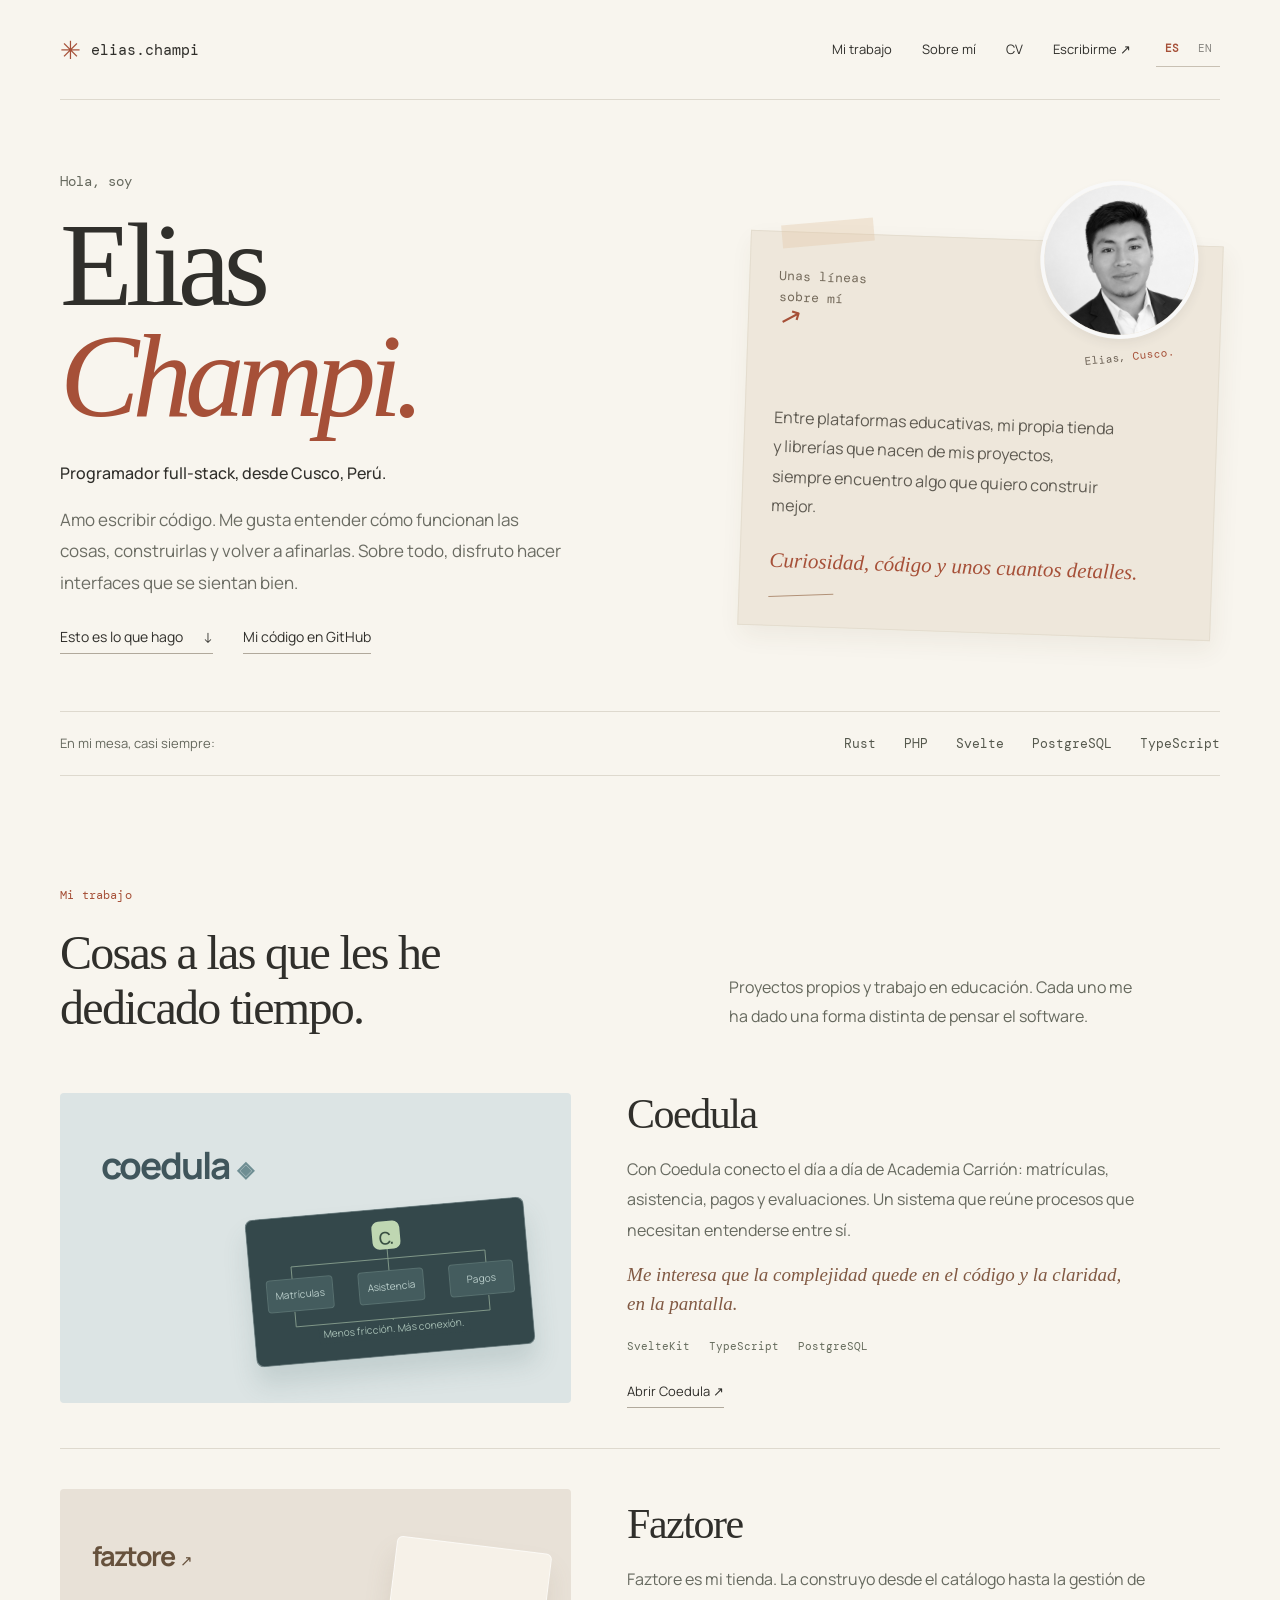
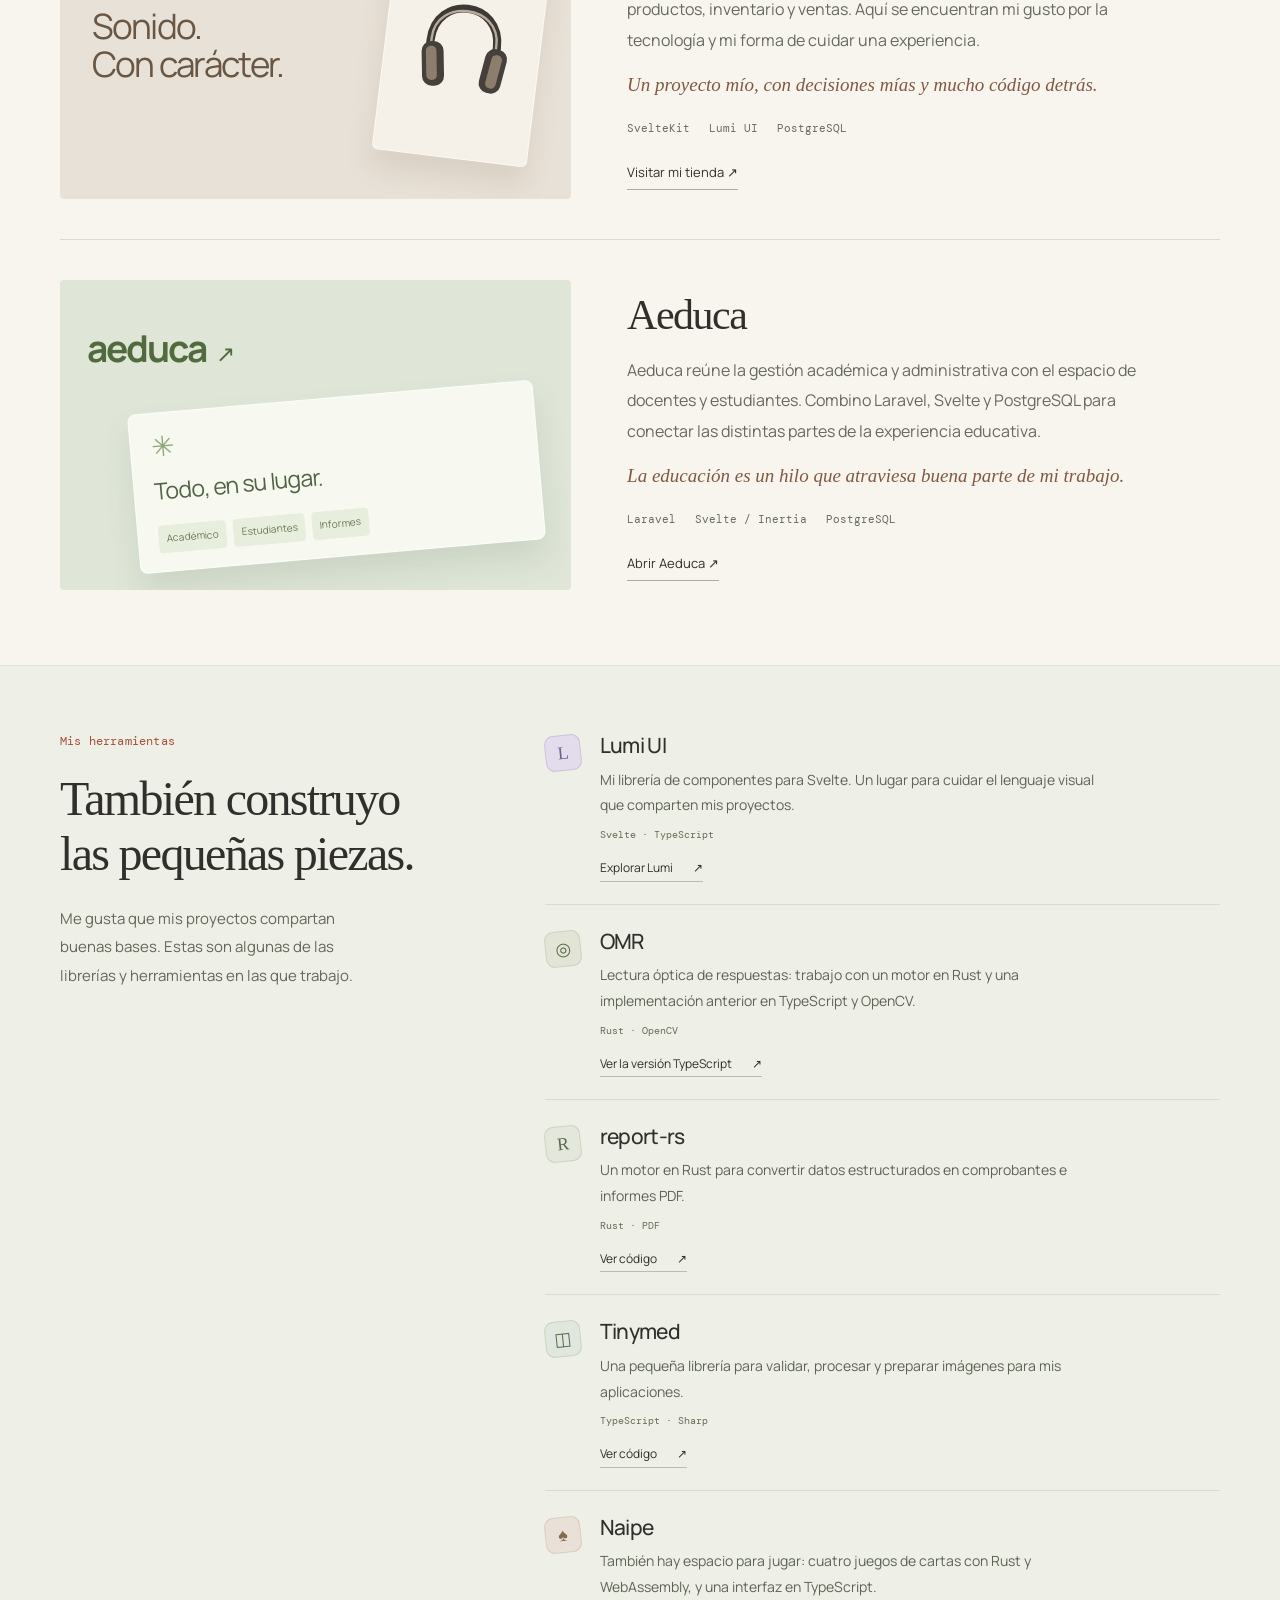
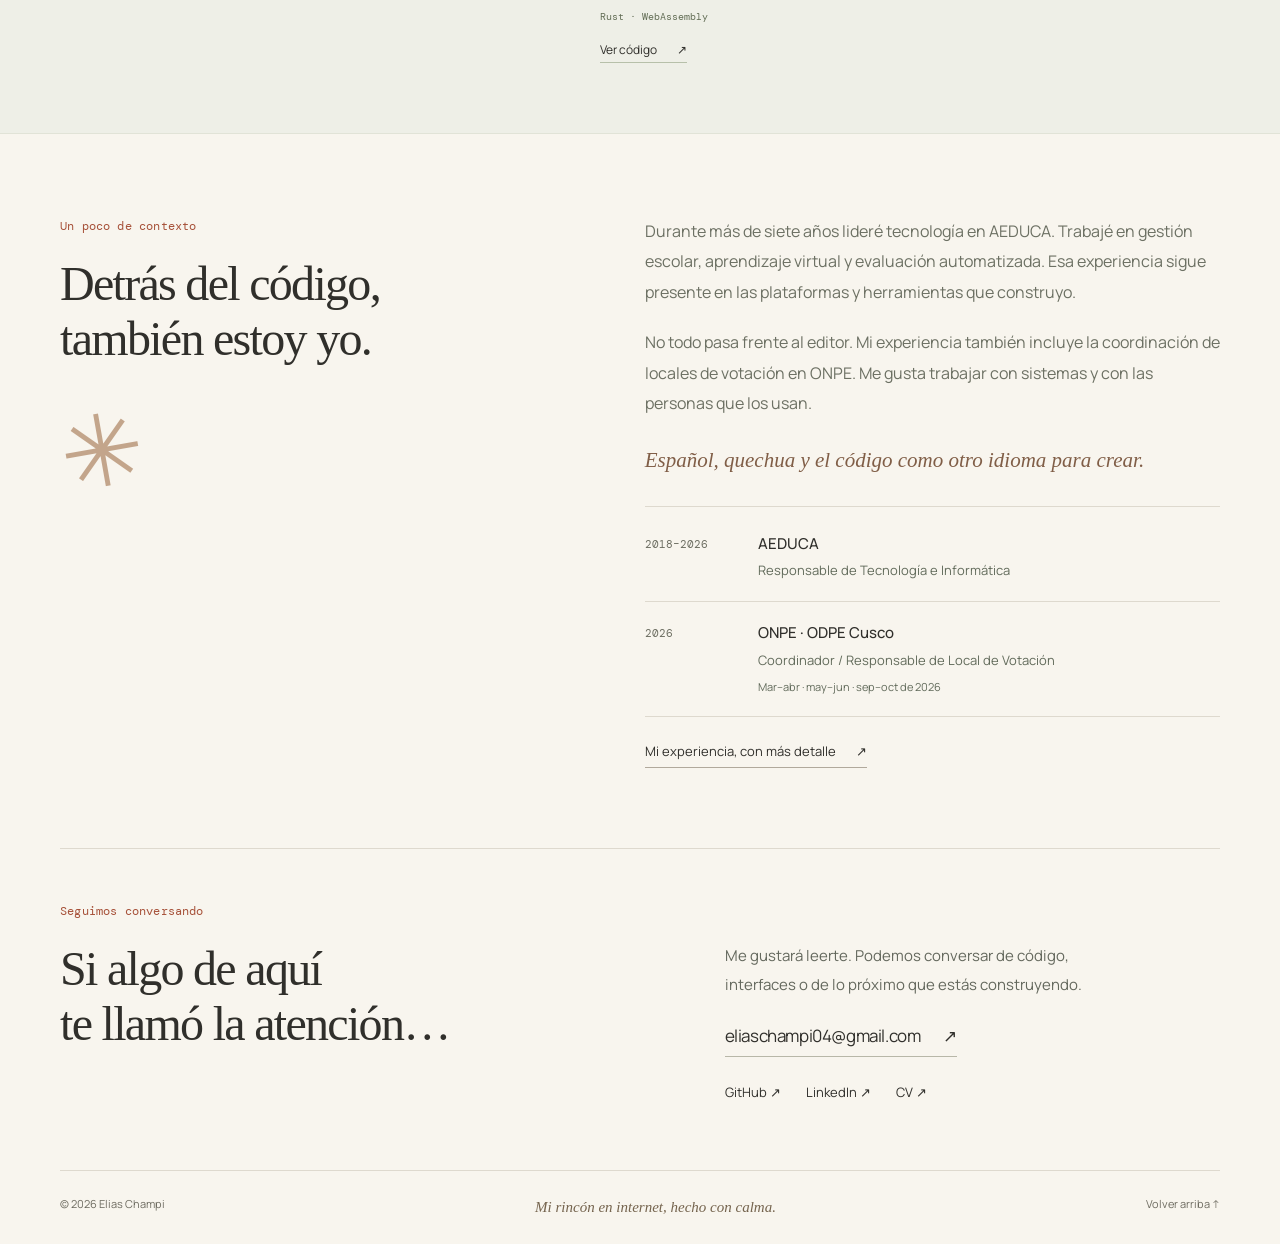
<file: index.html>
<!doctype html>

<html lang="es">
  <head>
    <meta charset="utf-8" />
    <meta content="width=device-width, initial-scale=1" name="viewport" />
    <meta content="#f8f5ee" name="theme-color" />
    <title data-i18n="documentTitle">
      Elias Champi — Programador, desde Cusco
    </title>
    <meta
      content="El sitio personal de Elias Champi. Código, interfaces, Coedula, Faztore, Aeduca y las herramientas que construyo con Rust, Svelte, PHP y PostgreSQL."
      data-i18n-content="description"
      name="description"
    />
    <link href="https://eliaschampi.github.io/" rel="canonical" />
    <meta
      content="Elias Champi — Programador, desde Cusco"
      data-i18n-content="documentTitle"
      property="og:title"
    />
    <meta
      content="El sitio personal de Elias Champi. Código, interfaces, Coedula, Faztore, Aeduca y las herramientas que construyo con Rust, Svelte, PHP y PostgreSQL."
      data-i18n-content="description"
      property="og:description"
    />
    <meta content="website" property="og:type" />
    <meta content="https://eliaschampi.github.io/" property="og:url" />
    <link href="assets/favicon.svg" rel="icon" type="image/svg+xml" />
    <link
      as="font"
      crossorigin=""
      href="assets/manrope-400.ttf"
      rel="preload"
      type="font/ttf"
    />
    <link href="styles.css?v=7" rel="stylesheet" />
    <link href="project-art.css?v=1" rel="stylesheet" />
    <script src="app.js?v=5" type="module"></script>
  </head>
  <body>
    <a class="skip-link" href="#main"
      ><span data-i18n="skip">Ir al contenido</span></a
    >
    <header class="site-header wrap">
      <a
        aria-label="Inicio de Elias Champi"
        class="wordmark"
        data-i18n-aria-label="homeLabel"
        href="#"
        ><span aria-hidden="true" class="wordmark-dot">✳</span> elias.champi</a
      >
      <div class="header-controls">
        <div
          aria-label="Idioma"
          class="language-switch"
          data-i18n-aria-label="languageLabel"
          role="group"
        >
          <button
            aria-pressed="true"
            data-language="es"
            lang="es"
            type="button"
          >
            ES</button
          ><button
            aria-pressed="false"
            data-language="en"
            lang="en"
            type="button"
          >
            EN
          </button>
        </div>
        <button
          aria-controls="navigation"
          aria-expanded="false"
          aria-label="Abrir navegación"
          class="menu-toggle"
          data-i18n-aria-label="openMenu"
        >
          <span data-menu-label="">Menú</span><span aria-hidden="true">＋</span>
        </button>
      </div>
      <nav
        aria-label="Navegación principal"
        data-i18n-aria-label="navLabel"
        id="navigation"
      >
        <a href="#work"><span data-i18n="navWork">Mi trabajo</span></a
        ><a href="#about"><span data-i18n="navAbout">Sobre mí</span></a
        ><a href="cv.html"><span data-i18n="navCv">CV</span></a
        ><a href="#contact"
          ><span data-i18n="navContact">Escribirme</span>
          <span aria-hidden="true">↗</span></a
        >
      </nav>
    </header>
    <main id="main">
      <section aria-labelledby="hero-title" class="hero wrap">
        <div class="hero-copy">
          <p class="hello" data-i18n="hello">Hola, soy</p>
          <h1 id="hero-title">Elias<br /><em>Champi.</em></h1>
          <p class="hero-role" data-i18n="heroRole">
            Programador full-stack, desde Cusco, Perú.
          </p>
          <p class="hero-intro" data-i18n="intro">
            Amo escribir código. Me gusta entender cómo funcionan las cosas,
            construirlas y volver a afinarlas. Sobre todo, disfruto hacer
            interfaces que se sientan bien.
          </p>
          <div class="hero-links">
            <a class="text-link" href="#work"
              ><span data-i18n="explore">Esto es lo que hago</span>
              <span aria-hidden="true">↓</span></a
            ><a
              class="text-link"
              href="https://github.com/eliaschampi"
              rel="noopener noreferrer"
              target="_blank"
              ><span data-i18n="heroGithub">Mi código en GitHub</span></a
            >
          </div>
        </div>
        <aside class="personal-note">
          <figure class="portrait">
            <img
              alt="Elias Champi"
              data-i18n-alt="portraitAlt"
              decoding="async"
              height="700"
              src="assets/elias-portrait.png"
              width="700"
            />
            <figcaption>Elias, <span>Cusco.</span></figcaption>
          </figure>
          <p class="note-title">
            <span data-i18n="noteTitle">Unas líneas sobre mí</span
            ><span aria-hidden="true">↗</span>
          </p>
          <p class="note-text" data-i18n="noteText">
            Entre plataformas educativas, mi propia tienda y librerías que nacen
            de mis proyectos, siempre encuentro algo que quiero construir mejor.
          </p>
          <p class="note-signature" data-i18n="noteSignature">
            Curiosidad, código y unos cuantos detalles.
          </p>
          <div aria-hidden="true" class="note-rule"></div>
        </aside>
        <div class="workbench">
          <p data-i18n="stackLabel">En mi mesa, casi siempre:</p>
          <ul
            aria-label="Tecnologías principales"
            data-i18n-aria-label="stackAria"
          >
            <li>Rust</li>
            <li>PHP</li>
            <li>Svelte</li>
            <li>PostgreSQL</li>
            <li>TypeScript</li>
          </ul>
        </div>
      </section>
      <section aria-labelledby="work-title" class="work-section wrap" id="work">
        <div class="section-intro">
          <div>
            <p class="eyebrow" data-i18n="workLabel">Mi trabajo</p>
            <h2 data-i18n="workTitle" id="work-title">
              Cosas a las que les he<br />dedicado tiempo.
            </h2>
          </div>
          <p class="section-description" data-i18n="workIntro">
            Proyectos propios y trabajo en educación. Cada uno me ha dado una
            forma distinta de pensar el software.
          </p>
        </div>
        <div class="project-stories">
          <article class="project-story" id="project-coedula">
            <a
              aria-label="Coedula — sitio institucional Carrión"
              class="project-visual coedula-visual"
              data-i18n-aria-label="coedulaAria"
              href="https://carrioncusco.net.pe/"
              rel="noopener noreferrer"
              target="_blank"
            >
              <div aria-hidden="true" class="coedula-composition">
                <div class="coedula-wordmark">coedula<span>◈</span></div>
                <div class="coedula-panel">
                  <div class="coedula-system">
                    <span class="system-core">c.</span
                    ><svg preserveAspectRatio="none" viewBox="0 0 300 130">
                      <path
                        d="M150 10V40M45 62V40H255V62M150 40V62M45 91V108H255V91M150 108V120"
                      ></path>
                    </svg>
                    <div class="system-modules">
                      <span data-i18n="enrollment">Matrículas</span
                      ><span data-i18n="attendance">Asistencia</span
                      ><span data-i18n="payments">Pagos</span>
                    </div>
                    <span class="system-result" data-i18n="coedulaSystem"
                      >Menos fricción. Más conexión.</span
                    >
                  </div>
                </div>
              </div>
            </a>
            <div class="project-copy">
              <h3>Coedula</h3>
              <p class="project-description" data-i18n="coedulaSummary">
                Con Coedula conecto el día a día de Academia Carrión:
                matrículas, asistencia, pagos y evaluaciones. Un sistema que
                reúne procesos que necesitan entenderse entre sí.
              </p>
              <p class="project-note" data-i18n="coedulaNote">
                Me interesa que la complejidad quede en el código y la claridad,
                en la pantalla.
              </p>
              <ul
                aria-label="Tecnologías"
                class="tech-list"
                data-i18n-aria-label="stackAria"
              >
                <li>SvelteKit</li>
                <li>TypeScript</li>
                <li>PostgreSQL</li>
              </ul>
              <a
                class="text-link"
                href="https://carrioncusco.net.pe/"
                rel="noopener noreferrer"
                target="_blank"
                ><span data-i18n="coedulaLink">Abrir Coedula ↗</span></a
              >
            </div>
          </article>
          <article class="project-story" id="project-faztore">
            <a
              aria-label="Visitar mi tienda Faztore"
              class="project-visual store-visual"
              data-i18n-aria-label="faztoreAria"
              href="https://faztore.com/"
              rel="noopener noreferrer"
              target="_blank"
            >
              <div aria-hidden="true" class="store-composition">
                <div class="store-wordmark">faztore<span>↗</span></div>
                <div class="store-message">
                  <span data-i18n="storeMessage"
                    >Sonido.<br />Con carácter.</span
                  >
                </div>
                <div class="store-product">
                  <svg fill="none" viewBox="0 0 140 145">
                    <path
                      d="M30 78V63C30 5 112 5 112 63V78"
                      stroke="#3d3935"
                      stroke-width="10"
                    ></path>
                    <path
                      d="M31 72V60C31 10 111 10 111 60V72"
                      stroke="#b8ab9c"
                      stroke-width="3"
                    ></path>
                    <rect
                      fill="#45403c"
                      height="55"
                      rx="12"
                      transform="rotate(-8 19 66)"
                      width="27"
                      x="19"
                      y="66"
                    ></rect>
                    <rect
                      fill="#45403c"
                      height="55"
                      rx="12"
                      transform="rotate(8 101 63)"
                      width="27"
                      x="101"
                      y="63"
                    ></rect>
                    <rect
                      fill="#8c7d6d"
                      height="42"
                      rx="6"
                      transform="rotate(-8 25 71)"
                      width="13"
                      x="25"
                      y="71"
                    ></rect>
                    <rect
                      fill="#8c7d6d"
                      height="42"
                      rx="6"
                      transform="rotate(8 108 71)"
                      width="13"
                      x="108"
                      y="71"
                    ></rect>
                  </svg>
                </div>
              </div>
            </a>
            <div class="project-copy">
              <h3>Faztore</h3>
              <p class="project-description" data-i18n="faztoreSummary">
                Faztore es mi tienda. La construyo desde el catálogo hasta la
                gestión de productos, inventario y ventas. Aquí se encuentran mi
                gusto por la tecnología y mi forma de cuidar una experiencia.
              </p>
              <p class="project-note" data-i18n="faztoreNote">
                Un proyecto mío, con decisiones mías y mucho código detrás.
              </p>
              <ul
                aria-label="Tecnologías"
                class="tech-list"
                data-i18n-aria-label="stackAria"
              >
                <li>SvelteKit</li>
                <li>Lumi UI</li>
                <li>PostgreSQL</li>
              </ul>
              <a
                class="text-link"
                href="https://faztore.com/"
                rel="noopener noreferrer"
                target="_blank"
                ><span data-i18n="faztoreLink">Visitar mi tienda ↗</span></a
              >
            </div>
          </article>
          <article class="project-story" id="project-aeduca">
            <a
              aria-label="Aeduca — sitio institucional Carrión"
              class="project-visual aeduca-visual"
              data-i18n-aria-label="aeducaAria"
              href="https://carrioneduca.edu.pe/"
              rel="noopener noreferrer"
              target="_blank"
            >
              <div aria-hidden="true" class="education-art">
                <div class="education-wordmark">aeduca<span>↗</span></div>
                <div class="education-card">
                  <span class="education-symbol">✳</span>
                  <h4 data-i18n="schoolTitle">Todo, en su lugar.</h4>
                  <div class="education-modules">
                    <span data-i18n="academics">Académico</span
                    ><span data-i18n="students">Estudiantes</span
                    ><span data-i18n="reports">Informes</span>
                  </div>
                </div>
              </div>
            </a>
            <div class="project-copy">
              <h3>Aeduca</h3>
              <p class="project-description" data-i18n="aeducaSummary">
                Aeduca reúne la gestión académica y administrativa con el
                espacio de docentes y estudiantes. Combino Laravel, Svelte y
                PostgreSQL para conectar las distintas partes de la experiencia
                educativa.
              </p>
              <p class="project-note" data-i18n="aeducaNote">
                La educación es un hilo que atraviesa buena parte de mi trabajo.
              </p>
              <ul
                aria-label="Tecnologías"
                class="tech-list"
                data-i18n-aria-label="stackAria"
              >
                <li>Laravel</li>
                <li>Svelte / Inertia</li>
                <li>PostgreSQL</li>
              </ul>
              <a
                class="text-link"
                href="https://carrioneduca.edu.pe/"
                rel="noopener noreferrer"
                target="_blank"
                ><span data-i18n="aeducaLink">Abrir Aeduca ↗</span></a
              >
            </div>
          </article>
        </div>
      </section>
      <section aria-labelledby="tools-title" class="tools-section" id="tools">
        <div class="wrap tools-grid">
          <div class="tools-intro">
            <p class="eyebrow" data-i18n="toolsLabel">Mis herramientas</p>
            <h2 data-i18n="toolsTitle" id="tools-title">
              También construyo<br />las pequeñas piezas.
            </h2>
            <p data-i18n="toolsIntro">
              Me gusta que mis proyectos compartan buenas bases. Estas son
              algunas de las librerías y herramientas en las que trabajo.
            </p>
          </div>
          <div class="library-list">
            <article class="library-row" id="project-lumi">
              <span aria-hidden="true" class="library-mark mark-lumi">L</span>
              <div class="library-copy">
                <h3>Lumi UI</h3>
                <p data-i18n="lumiSummary">
                  Mi librería de componentes para Svelte. Un lugar para cuidar
                  el lenguaje visual que comparten mis proyectos.
                </p>
                <span class="library-stack">Svelte · TypeScript</span>
              </div>
              <a
                class="library-link"
                href="https://eliaschampi.github.io/lumi/"
                rel="noopener noreferrer"
                target="_blank"
                ><span data-i18n="lumiLink">Explorar Lumi</span>
                <span aria-hidden="true">↗</span></a
              >
            </article>
            <article class="library-row" id="project-omr">
              <span aria-hidden="true" class="library-mark mark-omr">◎</span>
              <div class="library-copy">
                <h3>OMR</h3>
                <p data-i18n="omrSummary">
                  Lectura óptica de respuestas: trabajo con un motor en Rust y
                  una implementación anterior en TypeScript y OpenCV.
                </p>
                <span class="library-stack">Rust · OpenCV</span>
              </div>
              <a
                class="library-link"
                href="https://github.com/eliaschampi/nextya/tree/main/src/lib/omrProcessor"
                rel="noopener noreferrer"
                target="_blank"
                ><span data-i18n="omrLink">Ver la versión TypeScript</span>
                <span aria-hidden="true">↗</span></a
              >
            </article>
            <article class="library-row" id="project-report">
              <span aria-hidden="true" class="library-mark mark-report">R</span>
              <div class="library-copy">
                <h3>report-rs</h3>
                <p data-i18n="reportSummary">
                  Un motor en Rust para convertir datos estructurados en
                  comprobantes e informes PDF.
                </p>
                <span class="library-stack">Rust · PDF</span>
              </div>
              <a
                class="library-link"
                href="https://github.com/eliaschampi/report-rs"
                rel="noopener noreferrer"
                target="_blank"
                ><span data-i18n="sourceLink">Ver código</span>
                <span aria-hidden="true">↗</span></a
              >
            </article>
            <article class="library-row" id="project-tinymed">
              <span aria-hidden="true" class="library-mark mark-tinymed"
                >◫</span
              >
              <div class="library-copy">
                <h3>Tinymed</h3>
                <p data-i18n="tinymedSummary">
                  Una pequeña librería para validar, procesar y preparar
                  imágenes para mis aplicaciones.
                </p>
                <span class="library-stack">TypeScript · Sharp</span>
              </div>
              <a
                class="library-link"
                href="https://github.com/eliaschampi/tinymed"
                rel="noopener noreferrer"
                target="_blank"
                ><span data-i18n="sourceLink">Ver código</span>
                <span aria-hidden="true">↗</span></a
              >
            </article>
            <article class="library-row" id="project-naipe">
              <span aria-hidden="true" class="library-mark mark-naipe">♠</span>
              <div class="library-copy">
                <h3>Naipe</h3>
                <p data-i18n="naipeSummary">
                  También hay espacio para jugar: cuatro juegos de cartas con
                  Rust y WebAssembly, y una interfaz en TypeScript.
                </p>
                <span class="library-stack">Rust · WebAssembly</span>
              </div>
              <a
                class="library-link"
                href="https://github.com/eliaschampi/naipe"
                rel="noopener noreferrer"
                target="_blank"
                ><span data-i18n="sourceLink">Ver código</span>
                <span aria-hidden="true">↗</span></a
              >
            </article>
          </div>
        </div>
      </section>
      <section
        aria-labelledby="about-title"
        class="about-section wrap"
        id="about"
      >
        <div class="about-heading">
          <p class="eyebrow" data-i18n="aboutLabel">Un poco de contexto</p>
          <h2 data-i18n="aboutTitle" id="about-title">
            Detrás del código,<br />también estoy yo.
          </h2>
          <span aria-hidden="true" class="personal-asterisk">✳</span>
        </div>
        <div class="about-content">
          <p data-i18n="aboutHistory">
            Durante más de siete años lideré tecnología en AEDUCA. Trabajé en
            gestión escolar, aprendizaje virtual y evaluación automatizada. Esa
            experiencia sigue presente en las plataformas y herramientas que
            construyo.
          </p>
          <p data-i18n="aboutPersonal">
            No todo pasa frente al editor. Mi experiencia también incluye la
            coordinación de locales de votación en ONPE. Me gusta trabajar con
            sistemas y con las personas que los usan.
          </p>
          <p class="language-note" data-i18n="aboutLanguages">
            Español, quechua y el código como otro idioma para crear.
          </p>
          <div class="timeline">
            <div class="timeline-row">
              <span class="timeline-date">2018–2026</span>
              <div>
                <h3>AEDUCA</h3>
                <p data-i18n="aeducaRole">
                  Responsable de Tecnología e Informática
                </p>
              </div>
            </div>
            <div class="timeline-row">
              <span class="timeline-date">2026</span>
              <div>
                <h3>ONPE · ODPE Cusco</h3>
                <p data-i18n="onpeRole">
                  Coordinador / Responsable de Local de Votación
                </p>
                <p class="timeline-detail" data-i18n="onpeDates">
                  Mar–abr · may–jun · sep–oct de 2026
                </p>
              </div>
            </div>
          </div>
          <a class="text-link" href="cv.html"
            ><span data-i18n="cvLink">Mi experiencia, con más detalle</span>
            <span aria-hidden="true">↗</span></a
          >
        </div>
      </section>
      <section
        aria-labelledby="contact-title"
        class="contact-section wrap"
        id="contact"
      >
        <p class="eyebrow" data-i18n="contactLabel">Seguimos conversando</p>
        <div class="contact-grid">
          <h2 data-i18n="contactTitle" id="contact-title">
            Si algo de aquí<br />te llamó la atención…
          </h2>
          <div>
            <p data-i18n="contactText">
              Me gustará leerte. Podemos conversar de código, interfaces o de lo
              próximo que estás construyendo.
            </p>
            <a class="email-link" href="mailto:eliaschampi04@gmail.com"
              >eliaschampi04@gmail.com <span aria-hidden="true">↗</span></a
            >
            <div class="social-links">
              <a
                href="https://github.com/eliaschampi"
                rel="noopener noreferrer"
                target="_blank"
                >GitHub ↗</a
              ><a
                href="https://www.linkedin.com/in/eliaschampi"
                rel="noopener noreferrer"
                target="_blank"
                >LinkedIn ↗</a
              ><a href="cv.html"><span data-i18n="navCv">CV</span> ↗</a>
            </div>
          </div>
        </div>
      </section>
    </main>
    <footer class="site-footer wrap">
      <span>© <span id="year">2026</span> Elias Champi</span>
      <p data-i18n="footerNote">Mi rincón en internet, hecho con calma.</p>
      <a href="#"><span data-i18n="backTop">Volver arriba ↑</span></a>
    </footer>
  </body>
</html>
</file>
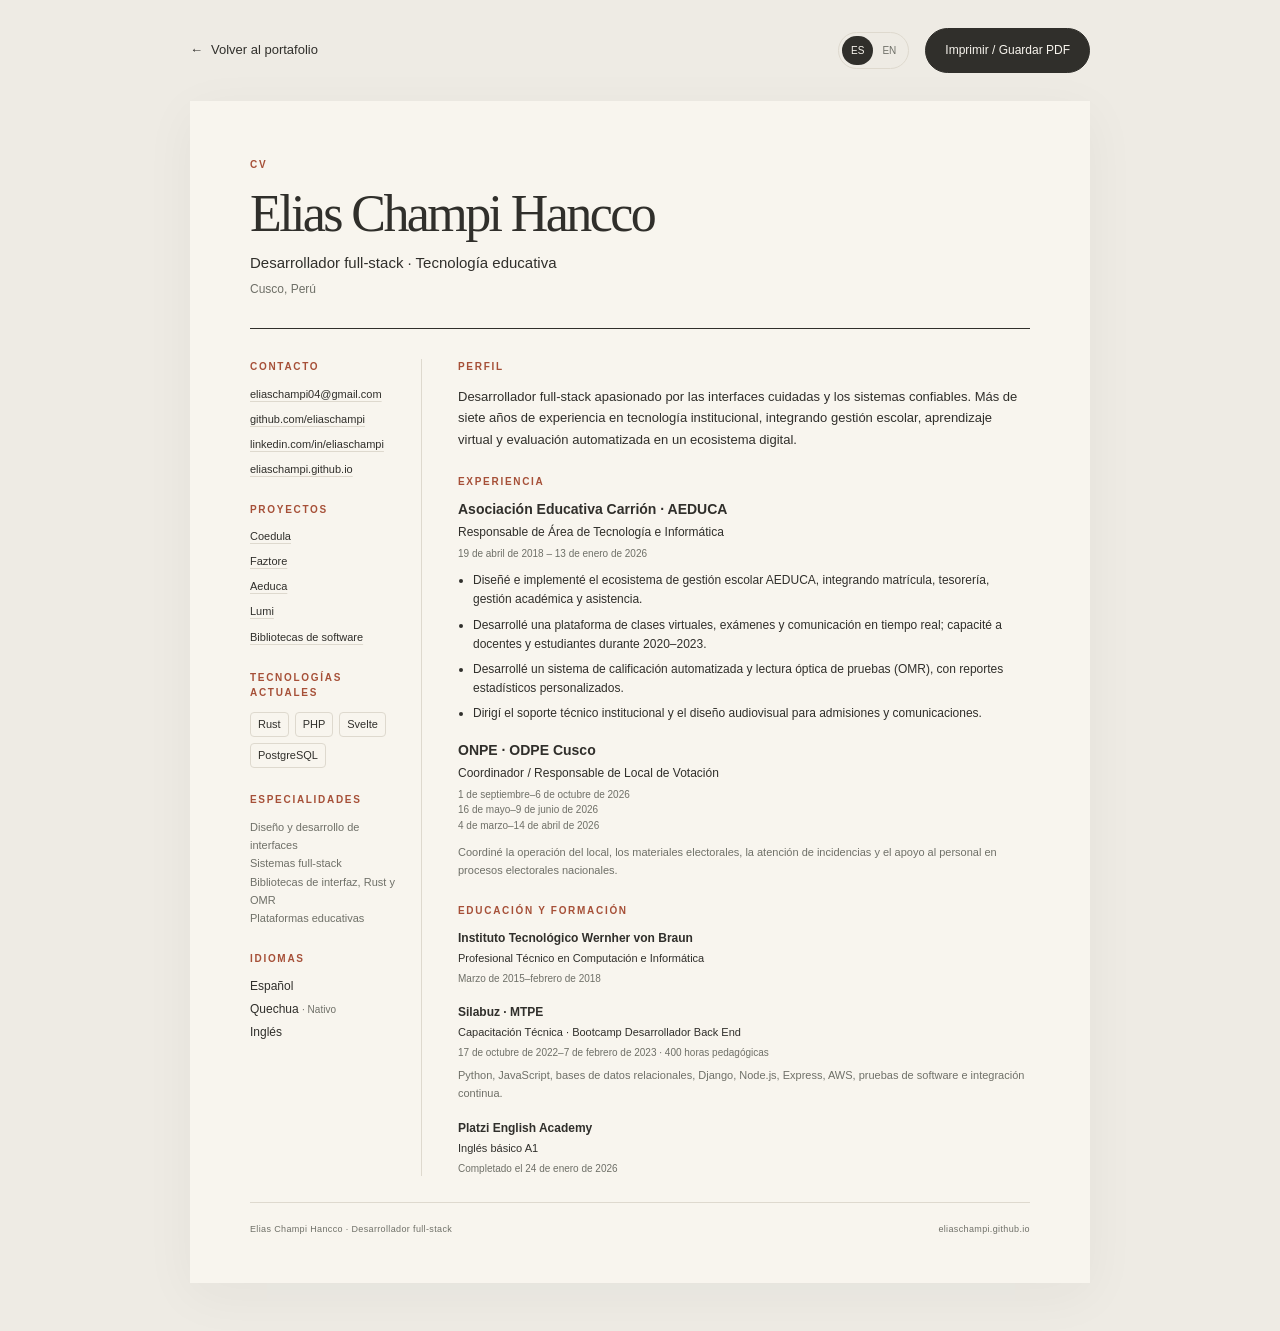
<file: cv.html>
<!doctype html>
<html lang="es">
  <head>
    <meta charset="utf-8" />
    <meta name="viewport" content="width=device-width, initial-scale=1" />
    <meta
      name="description"
      content="Elias Champi Hancco — desarrollador full-stack en Cusco, Perú. Interfaces, plataformas educativas y bibliotecas de software."
    />
    <meta name="theme-color" content="#f8f5ee" />
    <title>Elias Champi Hancco — CV en español</title>
    <style>
      :root {
        color-scheme: light;
        --paper: #f8f5ee;
        --canvas: #eeebe4;
        --ink: #302f2b;
        --muted: #6f7068;
        --line: #ded9ce;
        --accent: #a65038;
      }
      * {
        box-sizing: border-box;
      }
      body {
        margin: 0;
        color: var(--ink);
        background: var(--canvas);
        font:
          14px/1.55 -apple-system,
          BlinkMacSystemFont,
          "Segoe UI",
          sans-serif;
      }
      a {
        color: inherit;
        text-underline-offset: 3px;
      }
      a:hover {
        color: var(--accent);
      }
      a:focus-visible,
      button:focus-visible {
        outline: 3px solid var(--accent);
        outline-offset: 5px;
      }
      .toolbar {
        display: flex;
        justify-content: space-between;
        align-items: center;
        gap: 20px;
        width: min(900px, calc(100% - 48px));
        margin: 28px auto;
      }
      .toolbar-controls {
        display: flex;
        align-items: center;
        gap: 16px;
      }
      .language-toggle {
        display: flex;
        padding: 3px;
        border: 1px solid var(--line);
        border-radius: 100px;
      }
      .language-toggle button {
        padding: 7px 9px;
        border: 0;
        background: transparent;
        color: var(--muted);
        font-size: 10px;
      }
      .language-toggle button[aria-pressed="true"] {
        background: var(--ink);
        color: var(--paper);
      }
      [hidden] {
        display: none !important;
      }
      .back {
        text-decoration: none;
        font-size: 13px;
      }
      .back .back-arrow {
        margin-right: 8px;
      }
      button {
        padding: 12px 19px;
        border: 1px solid var(--ink);
        border-radius: 100px;
        background: var(--ink);
        color: var(--paper);
        font: inherit;
        font-size: 12px;
        cursor: pointer;
      }
      button:hover {
        background: var(--accent);
        border-color: var(--accent);
      }
      .sheet {
        width: min(900px, calc(100% - 48px));
        margin: 0 auto 48px;
        padding: 56px 60px 46px;
        background: var(--paper);
        box-shadow: 0 12px 50px #252b280c;
      }
      .masthead {
        padding-bottom: 30px;
        border-bottom: 1px solid var(--ink);
      }
      .eyebrow,
      h2,
      .section-label {
        margin: 0;
        font-size: 10px;
        font-weight: 600;
        letter-spacing: 0.17em;
        text-transform: uppercase;
      }
      .eyebrow {
        color: var(--accent);
      }
      h1 {
        margin: 13px 0 9px;
        font-family: Georgia, "Times New Roman", serif;
        font-size: clamp(35px, 5.5vw, 52px);
        line-height: 1.1;
        letter-spacing: -0.05em;
        font-weight: 400;
      }
      .role {
        margin: 0;
        font-size: 15px;
      }
      .location {
        margin: 5px 0 0;
        color: var(--muted);
        font-size: 12px;
      }
      .layout {
        display: grid;
        grid-template-columns: 172px 1fr;
        gap: 36px;
        padding-top: 30px;
      }
      aside {
        padding-right: 22px;
        border-right: 1px solid var(--line);
      }
      section + section {
        margin-top: 24px;
      }
      h2 {
        margin-bottom: 11px;
        color: var(--accent);
      }
      p {
        margin: 0 0 10px;
      }
      .contact {
        display: grid;
        gap: 8px;
        font-size: 11px;
      }
      .contact a {
        overflow-wrap: anywhere;
        text-decoration-thickness: 1px;
        text-decoration-color: var(--line);
      }
      .stack {
        display: flex;
        flex-wrap: wrap;
        gap: 6px;
        padding: 0;
        margin: 0;
        list-style: none;
      }
      .stack li {
        padding: 3px 7px;
        border: 1px solid var(--line);
        border-radius: 4px;
        font-size: 11px;
      }
      .small {
        color: var(--muted);
        font-size: 11px;
        line-height: 1.65;
      }
      .languages {
        margin: 0;
        padding: 0;
        list-style: none;
        font-size: 12px;
      }
      .languages li + li {
        margin-top: 4px;
      }
      .languages span {
        color: var(--muted);
        font-size: 10px;
      }
      .intro {
        font-size: 13px;
        line-height: 1.65;
      }
      h3 {
        margin: 0;
        font-size: 14px;
        line-height: 1.4;
        font-weight: 600;
      }
      .position {
        margin: 3px 0 4px;
        font-size: 12px;
      }
      .date {
        margin: 0 0 10px;
        color: var(--muted);
        font-size: 10px;
        font-variant-numeric: tabular-nums;
      }
      .achievements {
        margin: 0;
        padding-left: 15px;
        font-size: 12px;
        line-height: 1.6;
      }
      .achievements li + li {
        margin-top: 6px;
      }
      .entry + .entry {
        margin-top: 18px;
      }
      .entry p:last-child {
        margin-bottom: 0;
      }
      .education h3 {
        font-size: 12px;
      }
      .education .position {
        font-size: 11px;
      }
      .education .date {
        margin-bottom: 5px;
      }
      .footer {
        display: flex;
        justify-content: space-between;
        gap: 16px;
        padding-top: 20px;
        margin-top: 26px;
        border-top: 1px solid var(--line);
        color: var(--muted);
        font-size: 9px;
        letter-spacing: 0.04em;
      }
      .footer a {
        text-decoration: none;
      }
      @media (max-width: 650px) {
        .toolbar {
          width: calc(100% - 32px);
          margin: 18px auto;
          flex-wrap: wrap;
          gap: 14px;
        }
        .toolbar-controls {
          width: 100%;
          justify-content: space-between;
        }
        .contact-section {
          grid-column: 1 / -1;
        }
        .sheet {
          width: calc(100% - 24px);
          padding: 30px 25px;
          margin-bottom: 24px;
        }
        .layout {
          grid-template-columns: 1fr;
          gap: 27px;
        }
        aside {
          display: grid;
          grid-template-columns: 1fr 1fr;
          gap: 20px;
          padding: 0 0 23px;
          border-right: 0;
          border-bottom: 1px solid var(--line);
        }
        aside section + section {
          margin-top: 0;
        }
        .contact {
          font-size: 12px;
        }
        .footer {
          flex-wrap: wrap;
        }
      }
      @page {
        size: A4;
        margin: 15mm 15mm 13mm;
      }
      @media print {
        body {
          background: #fff;
          font-size: 10pt;
          -webkit-print-color-adjust: exact;
          print-color-adjust: exact;
        }
        .toolbar {
          display: none;
        }
        .sheet {
          width: 100%;
          margin: 0;
          padding: 0;
          background: #fff;
          box-shadow: none;
        }
        .masthead {
          padding-bottom: 6mm;
        }
        h1 {
          margin: 3mm 0 2mm;
          font-size: 31pt;
        }
        .role {
          font-size: 10pt;
        }
        .location {
          font-size: 8pt;
        }
        .layout {
          grid-template-columns: 39mm 1fr;
          gap: 7mm;
          padding-top: 7mm;
        }
        aside {
          display: block;
          padding: 0 5mm 0 0;
          border-right: 1px solid var(--line);
          border-bottom: 0;
        }
        section + section {
          margin-top: 5mm;
        }
        aside section + section {
          margin-top: 6mm;
        }
        h2,
        .eyebrow {
          font-size: 6.8pt;
        }
        h2 {
          margin-bottom: 2.5mm;
        }
        .contact {
          gap: 2mm;
          font-size: 7.4pt;
        }
        .stack {
          gap: 1.3mm;
        }
        .stack li {
          padding: 1mm 1.5mm;
          font-size: 7.3pt;
        }
        .small {
          font-size: 7.3pt;
        }
        .languages {
          font-size: 8pt;
        }
        .languages span {
          font-size: 7pt;
        }
        .intro {
          font-size: 8.8pt;
          line-height: 1.55;
        }
        h3 {
          font-size: 9.3pt;
        }
        .position {
          font-size: 8pt;
        }
        .date {
          font-size: 7pt;
          margin-bottom: 2mm;
        }
        .achievements {
          font-size: 8pt;
          line-height: 1.5;
        }
        .achievements li + li {
          margin-top: 1.5mm;
        }
        .entry + .entry {
          margin-top: 4mm;
        }
        .education h3 {
          font-size: 8pt;
        }
        .education .position {
          font-size: 7.5pt;
        }
        .footer {
          padding-top: 4mm;
          margin-top: 6mm;
          font-size: 6.8pt;
        }
        .entry,
        section,
        .masthead {
          break-inside: avoid;
        }
        a {
          text-decoration: none;
        }
      }
    </style>
  </head>
  <body>
    <nav
      class="toolbar"
      aria-label="Acciones del CV"
      data-i18n-aria="cvActions"
    >
      <a class="back" id="back-portfolio" href="./index.html?lang=es"
        ><span class="back-arrow" aria-hidden="true">←</span
        ><span data-i18n="back">Volver al portafolio</span></a
      >
      <div class="toolbar-controls">
        <div
          class="language-toggle"
          role="group"
          aria-label="Idioma del CV"
          data-i18n-aria="languageControl"
        >
          <button
            type="button"
            data-language="es"
            aria-label="Cambiar a español"
            data-i18n-aria="spanishControl"
            aria-pressed="true"
          >
            ES
          </button>
          <button
            type="button"
            data-language="en"
            aria-label="Cambiar a inglés"
            data-i18n-aria="englishControl"
            aria-pressed="false"
          >
            EN
          </button>
        </div>
        <button type="button" id="print-cv" data-i18n="print">
          Imprimir / Guardar PDF
        </button>
      </div>
    </nav>
    <article
      class="sheet"
      aria-label="CV de Elias Champi Hancco"
      data-i18n-aria="cvLabel"
    >
      <header class="masthead">
        <p class="eyebrow">CV</p>
        <h1>Elias Champi Hancco</h1>
        <p class="role" data-i18n="role">
          Desarrollador full-stack · Tecnología educativa
        </p>
        <p class="location" data-i18n="location">Cusco, Perú</p>
      </header>
      <div class="layout">
        <aside
          aria-label="Contacto, proyectos y habilidades"
          data-i18n-aria="sidebarLabel"
        >
          <section class="contact-section">
            <h2 data-i18n="contact">Contacto</h2>
            <div class="contact">
              <a href="mailto:eliaschampi04@gmail.com"
                >eliaschampi04@gmail.com</a
              >
              <a href="https://github.com/eliaschampi"
                >github.com/eliaschampi</a
              >
              <a href="https://www.linkedin.com/in/eliaschampi"
                >linkedin.com/in/eliaschampi</a
              >
              <a href="https://eliaschampi.github.io">eliaschampi.github.io</a>
            </div>
          </section>
          <section>
            <h2 data-i18n="projects">Proyectos</h2>
            <div class="contact">
              <a href="https://carrioncusco.net.pe/">Coedula</a>
              <a href="https://faztore.com">Faztore</a>
              <a href="https://carrioneduca.edu.pe/">Aeduca</a>
              <a href="https://eliaschampi.github.io/lumi/">Lumi</a>
              <a href="https://github.com/eliaschampi" data-i18n="libraries"
                >Bibliotecas de software</a
              >
            </div>
          </section>
          <section>
            <h2 data-i18n="stack">Tecnologías actuales</h2>
            <ul
              class="stack"
              aria-label="Tecnologías principales"
              data-i18n-aria="stackLabel"
            >
              <li>Rust</li>
              <li>PHP</li>
              <li>Svelte</li>
              <li>PostgreSQL</li>
            </ul>
          </section>
          <section>
            <h2 data-i18n="focus">Especialidades</h2>
            <p class="small">
              <span data-i18n="focusInterfaces"
                >Diseño y desarrollo de interfaces</span
              ><br /><span data-i18n="focusSystems">Sistemas full-stack</span
              ><br /><span data-i18n="focusLibraries"
                >Bibliotecas de interfaz, Rust y OMR</span
              ><br /><span data-i18n="focusEducation"
                >Plataformas educativas</span
              >
            </p>
          </section>
          <section>
            <h2 data-i18n="languages">Idiomas</h2>
            <ul class="languages">
              <li data-i18n="spanish">Español</li>
              <li>Quechua <span data-i18n="native">· Nativo</span></li>
              <li data-i18n="english">Inglés</li>
            </ul>
          </section>
        </aside>
        <main>
          <section aria-labelledby="profile-heading">
            <h2 id="profile-heading" data-i18n="profile">Perfil</h2>
            <p class="intro" data-i18n="bio">
              Desarrollador full-stack apasionado por las interfaces cuidadas y
              los sistemas confiables. Más de siete años de experiencia en
              tecnología institucional, integrando gestión escolar, aprendizaje
              virtual y evaluación automatizada en un ecosistema digital.
            </p>
          </section>
          <section aria-labelledby="experience-heading">
            <h2 id="experience-heading" data-i18n="experience">Experiencia</h2>
            <div class="entry">
              <h3>Asociación Educativa Carrión · AEDUCA</h3>
              <p class="position" data-i18n="aeducaRole">
                Responsable de Área de Tecnología e Informática
              </p>
              <p class="date">
                <time datetime="2018-04-19" data-i18n="aeducaStart"
                  >19 de abril de 2018</time
                >
                –
                <time datetime="2026-01-13" data-i18n="aeducaEnd"
                  >13 de enero de 2026</time
                >
              </p>
              <ul class="achievements">
                <li data-i18n="achievementSchool">
                  Diseñé e implementé el ecosistema de gestión escolar AEDUCA,
                  integrando matrícula, tesorería, gestión académica y
                  asistencia.
                </li>
                <li data-i18n="achievementLearning">
                  Desarrollé una plataforma de clases virtuales, exámenes y
                  comunicación en tiempo real; capacité a docentes y estudiantes
                  durante 2020–2023.
                </li>
                <li data-i18n="achievementOmr">
                  Desarrollé un sistema de calificación automatizada y lectura
                  óptica de pruebas (OMR), con reportes estadísticos
                  personalizados.
                </li>
                <li data-i18n="achievementSupport">
                  Dirigí el soporte técnico institucional y el diseño
                  audiovisual para admisiones y comunicaciones.
                </li>
              </ul>
            </div>
            <div class="entry">
              <h3>ONPE · ODPE Cusco</h3>
              <p class="position" data-i18n="onpeRole">
                Coordinador / Responsable de Local de Votación
              </p>
              <p class="date">
                <span data-i18n="onpeDatesRecent"
                  >1 de septiembre–6 de octubre de 2026</span
                ><br />
                <span data-i18n="onpeDatesSecond"
                  >16 de mayo–9 de junio de 2026</span
                ><br />
                <span data-i18n="onpeDatesFirst"
                  >4 de marzo–14 de abril de 2026</span
                >
              </p>
              <p class="small" data-i18n="onpeDetail">
                Coordiné la operación del local, los materiales electorales, la
                atención de incidencias y el apoyo al personal en procesos
                electorales nacionales.
              </p>
            </div>
          </section>
          <section class="education" aria-labelledby="education-heading">
            <h2 id="education-heading" data-i18n="education">
              Educación y formación
            </h2>
            <div class="entry">
              <h3>Instituto Tecnológico Wernher von Braun</h3>
              <p class="position" data-i18n="degreeTitle">
                Profesional Técnico en Computación e Informática
              </p>
              <p class="date" data-i18n="degreeDates">
                Marzo de 2015–febrero de 2018
              </p>
            </div>
            <div class="entry">
              <h3>Silabuz · MTPE</h3>
              <p class="position" data-i18n="bootcampTitle">
                Capacitación Técnica · Bootcamp Desarrollador Back End
              </p>
              <p class="date" data-i18n="bootcampDates">
                17 de octubre de 2022–7 de febrero de 2023 · 400 horas
                pedagógicas
              </p>
              <p class="small" data-i18n="bootcampSubjects">
                Python, JavaScript, bases de datos relacionales, Django,
                Node.js, Express, AWS, pruebas de software e integración
                continua.
              </p>
            </div>
            <div class="entry">
              <h3>Platzi English Academy</h3>
              <p class="position" data-i18n="englishCourse">Inglés básico A1</p>
              <p class="date" data-i18n="englishDate">
                Completado el 24 de enero de 2026
              </p>
            </div>
          </section>
        </main>
      </div>
      <footer class="footer">
        <span data-i18n="footer"
          >Elias Champi Hancco · Desarrollador full-stack</span
        >
        <a href="https://eliaschampi.github.io">eliaschampi.github.io</a>
      </footer>
    </article>
    <script>
      (() => {
        const copy = {
          es: {
            title: "Elias Champi Hancco — CV en español",
            description:
              "Elias Champi Hancco — desarrollador full-stack en Cusco, Perú. Interfaces, plataformas educativas y bibliotecas de software.",
            cvActions: "Acciones del CV",
            back: "Volver al portafolio",
            languageControl: "Idioma del CV",
            spanishControl: "Cambiar a español",
            englishControl: "Cambiar a inglés",
            print: "Imprimir / Guardar PDF",
            cvLabel: "CV de Elias Champi Hancco",
            role: "Desarrollador full-stack · Tecnología educativa",
            location: "Cusco, Perú",
            sidebarLabel: "Contacto, proyectos y habilidades",
            contact: "Contacto",
            projects: "Proyectos",
            libraries: "Bibliotecas de software",
            stack: "Tecnologías actuales",
            stackLabel: "Tecnologías principales",
            focus: "Especialidades",
            focusInterfaces: "Diseño y desarrollo de interfaces",
            focusSystems: "Sistemas full-stack",
            focusLibraries: "Bibliotecas de interfaz, Rust y OMR",
            focusEducation: "Plataformas educativas",
            languages: "Idiomas",
            spanish: "Español",
            native: "· Nativo",
            english: "Inglés",
            profile: "Perfil",
            bio: "Desarrollador full-stack apasionado por las interfaces cuidadas y los sistemas confiables. Más de siete años de experiencia en tecnología institucional, integrando gestión escolar, aprendizaje virtual y evaluación automatizada en un ecosistema digital.",
            experience: "Experiencia",
            aeducaRole: "Responsable de Área de Tecnología e Informática",
            aeducaStart: "19 de abril de 2018",
            aeducaEnd: "13 de enero de 2026",
            achievementSchool:
              "Diseñé e implementé el ecosistema de gestión escolar AEDUCA, integrando matrícula, tesorería, gestión académica y asistencia.",
            achievementLearning:
              "Desarrollé una plataforma de clases virtuales, exámenes y comunicación en tiempo real; capacité a docentes y estudiantes durante 2020–2023.",
            achievementOmr:
              "Desarrollé un sistema de calificación automatizada y lectura óptica de pruebas (OMR), con reportes estadísticos personalizados.",
            achievementSupport:
              "Dirigí el soporte técnico institucional y el diseño audiovisual para admisiones y comunicaciones.",
            onpeRole: "Coordinador / Responsable de Local de Votación",
            onpeDatesRecent: "1 de septiembre–6 de octubre de 2026",
            onpeDatesSecond: "16 de mayo–9 de junio de 2026",
            onpeDatesFirst: "4 de marzo–14 de abril de 2026",
            onpeDetail:
              "Coordiné la operación del local, los materiales electorales, la atención de incidencias y el apoyo al personal en procesos electorales nacionales.",
            education: "Educación y formación",
            degreeTitle: "Profesional Técnico en Computación e Informática",
            bootcampTitle:
              "Capacitación Técnica · Bootcamp Desarrollador Back End",
            degreeDates: "Marzo de 2015–febrero de 2018",
            bootcampDates:
              "17 de octubre de 2022–7 de febrero de 2023 · 400 horas pedagógicas",
            bootcampSubjects:
              "Python, JavaScript, bases de datos relacionales, Django, Node.js, Express, AWS, pruebas de software e integración continua.",
            englishCourse: "Inglés básico A1",
            englishDate: "Completado el 24 de enero de 2026",
            footer: "Elias Champi Hancco · Desarrollador full-stack",
          },
          en: {
            title: "Elias Champi Hancco — English CV",
            description:
              "Elias Champi Hancco — full-stack developer in Cusco, Peru. Interfaces, educational platforms, and software libraries.",
            cvActions: "CV actions",
            back: "Back to portfolio",
            languageControl: "CV language",
            spanishControl: "Switch to Spanish",
            englishControl: "Switch to English",
            print: "Print / Save PDF",
            cvLabel: "CV of Elias Champi Hancco",
            role: "Full-stack developer · Educational technology",
            location: "Cusco, Peru",
            sidebarLabel: "Contact, projects, and skills",
            contact: "Contact",
            projects: "Projects",
            libraries: "Software libraries",
            stack: "Current stack",
            stackLabel: "Core technologies",
            focus: "Focus",
            focusInterfaces: "Interface design & development",
            focusSystems: "Full-stack systems",
            focusLibraries: "UI, Rust, and OMR libraries",
            focusEducation: "Educational platforms",
            languages: "Languages",
            spanish: "Spanish",
            native: "· Native",
            english: "English",
            profile: "Profile",
            bio: "Full-stack developer with a love for thoughtful interfaces and dependable systems. More than seven years of institutional technology experience, bringing school operations, virtual learning, and automated assessment into a connected digital ecosystem.",
            experience: "Experience",
            aeducaRole: "Technology & IT Lead",
            aeducaStart: "19 April 2018",
            aeducaEnd: "13 January 2026",
            achievementSchool:
              "Designed and implemented the AEDUCA school-management ecosystem, integrating enrollment, treasury, academics, and attendance.",
            achievementLearning:
              "Built a virtual learning platform with online classes, examinations, and real-time communication; trained teachers and students during 2020–2023.",
            achievementOmr:
              "Developed automated grading and optical mark recognition (OMR) for examinations, with customized statistical reporting.",
            achievementSupport:
              "Led institutional technical support and audiovisual design for admissions and communications.",
            onpeRole: "Polling Venue Coordinator / Lead",
            onpeDatesRecent: "1 September–6 October 2026",
            onpeDatesSecond: "16 May–9 June 2026",
            onpeDatesFirst: "4 March–14 April 2026",
            onpeDetail:
              "Coordinated venue operations, electoral materials, incident handling, and staff support for national election processes.",
            education: "Education & training",
            degreeTitle:
              "Professional Technical Qualification in Computing & Informatics",
            bootcampTitle: "Technical Training · Backend Developer Bootcamp",
            degreeDates: "March 2015–February 2018",
            bootcampDates:
              "17 October 2022–7 February 2023 · 400 pedagogical hours",
            bootcampSubjects:
              "Python, JavaScript, relational databases, Django, Node.js, Express, AWS, software testing, and continuous integration.",
            englishCourse: "Basic English A1",
            englishDate: "Completed 24 January 2026",
            footer: "Elias Champi Hancco · Full-stack developer",
          },
        };
        const preferenceKey = "elias-language";
        const isLanguage = (value) => value === "es" || value === "en";
        const requested = new URLSearchParams(window.location.search).get(
          "lang",
        );
        let saved;
        try {
          saved = localStorage.getItem(preferenceKey);
        } catch {
          /* Storage may be disabled. */
        }
        const applyLanguage = (language) => {
          const text = copy[language];
          document.documentElement.lang = language;
          document.title = text.title;
          document.querySelector('meta[name="description"]').content =
            text.description;
          document.querySelectorAll("[data-i18n]").forEach((element) => {
            element.textContent = text[element.dataset.i18n];
          });
          document.querySelectorAll("[data-i18n-aria]").forEach((element) => {
            element.setAttribute("aria-label", text[element.dataset.i18nAria]);
          });
          document.querySelectorAll("[data-language]").forEach((button) => {
            button.setAttribute(
              "aria-pressed",
              String(button.dataset.language === language),
            );
          });
          document.getElementById("back-portfolio").href =
            `./index.html?lang=${language}`;
          try {
            localStorage.setItem(preferenceKey, language);
          } catch {
            /* The page works without storage. */
          }
        };
        document.querySelectorAll("[data-language]").forEach((button) => {
          button.addEventListener("click", () => {
            const language = button.dataset.language;
            applyLanguage(language);
            const url = new URL(window.location.href);
            url.searchParams.set("lang", language);
            window.history.replaceState(null, "", url);
          });
        });
        document
          .getElementById("print-cv")
          .addEventListener("click", () => window.print());
        applyLanguage(
          isLanguage(requested) ? requested : isLanguage(saved) ? saved : "es",
        );
      })();
    </script>
  </body>
</html>
</file>
<file: styles.css>
@font-face {
  font-family: Manrope;
  src: url("assets/manrope-400.ttf") format("truetype");
  font-weight: 400;
  font-display: swap;
}
@font-face {
  font-family: Manrope;
  src: url("assets/manrope-500.ttf") format("truetype");
  font-weight: 500;
  font-display: swap;
}
@font-face {
  font-family: Manrope;
  src: url("assets/manrope-700.ttf") format("truetype");
  font-weight: 700;
  font-display: swap;
}
@font-face {
  font-family: "DM Mono";
  src: url("assets/dm-mono.ttf") format("truetype");
  font-weight: 400;
  font-display: swap;
}
:root {
  --paper: #f8f5ee;
  --ink: #302f2b;
  --muted: #65685d;
  --accent: #a65038;
  --line: #ded9ce;
  --serif:
    "Iowan Old Style", "Palatino Linotype", "Book Antiqua", Georgia, serif;
  --mono: "DM Mono", monospace;
}
* {
  box-sizing: border-box;
}
html {
  scroll-behavior: smooth;
  scroll-padding-top: 35px;
}
body {
  margin: 0;
  background: var(--paper);
  color: var(--ink);
  font-family: Manrope, Arial, sans-serif;
  font-size: 16px;
  line-height: 1.75;
  -webkit-font-smoothing: antialiased;
}
::selection {
  background: #e6cdbd;
  color: #302f2b;
}
a {
  color: inherit;
  text-decoration: none;
}
button {
  font: inherit;
  color: inherit;
  cursor: pointer;
}
a,
button {
  touch-action: manipulation;
  -webkit-tap-highlight-color: transparent;
}
:focus-visible {
  outline: 2px solid var(--accent);
  outline-offset: 5px;
}
h1,
h2,
h3,
h4,
p,
figure {
  margin: 0;
}
ul {
  margin: 0;
  padding: 0;
  list-style: none;
}
button {
  border: 0;
}
img {
  max-width: 100%;
  display: block;
}
h1,
h2,
h3,
h4 {
  font-weight: 400;
}
.wrap {
  width: min(1160px, calc(100% - 112px));
  margin-inline: auto;
}
.skip-link {
  position: fixed;
  top: 10px;
  left: 10px;
  padding: 10px 18px;
  transform: translateY(-160%);
  background: var(--ink);
  color: white;
  z-index: 20;
}
.skip-link:focus {
  transform: none;
}
.text-link {
  display: inline-flex;
  align-items: center;
  gap: 20px;
  font-size: 14px;
  line-height: 1.5;
  border-bottom: 1px solid #b1a99c;
  padding-bottom: 6px;
  transition:
    color 0.2s,
    border-color 0.2s;
}
.text-link:hover {
  color: var(--accent);
  border-color: var(--accent);
}
.eyebrow {
  font-family: var(--mono);
  font-size: 12px;
  letter-spacing: 0.015em;
  color: var(--accent);
  margin-bottom: 20px;
}
h2 {
  font-family: var(--serif);
  font-size: 48px;
  letter-spacing: -1.7px;
  line-height: 1.14;
}
/* A name and a small navigation, rather than a product masthead. */
.site-header {
  height: 100px;
  display: flex;
  align-items: center;
  justify-content: space-between;
  gap: 25px;
  border-bottom: 1px solid var(--line);
}
.wordmark {
  font: 15px var(--mono);
  display: flex;
  gap: 10px;
  align-items: center;
  white-space: nowrap;
}
.wordmark-dot {
  font: 25px Manrope;
  color: var(--accent);
  line-height: 1;
}
.site-header nav {
  display: flex;
  gap: 30px;
  margin-left: auto;
  font-size: 13px;
}
.site-header nav a {
  padding: 6px 0;
  transition: color 0.2s;
}
.site-header nav a:hover {
  color: var(--accent);
}
.header-controls {
  order: 3;
}
.language-switch {
  display: flex;
  gap: 2px;
  border-bottom: 1px solid #c8c0b3;
  padding-bottom: 2px;
}
.language-switch button {
  font: 11px var(--mono);
  background: none;
  min-height: 32px;
  min-width: 31px;
  padding: 5px;
  opacity: 0.55;
}
.language-switch button[aria-pressed="true"] {
  opacity: 1;
  color: var(--accent);
  font-weight: 700;
}
.language-switch button:hover {
  opacity: 1;
}
.menu-toggle {
  display: none;
}
/* The opening reads like a personal introduction and a page from a notebook. */
.hero {
  display: grid;
  grid-template-columns: 1.25fr 1fr;
  gap: 45px 90px;
  padding-top: 72px;
  padding-bottom: 34px;
}
.hero-copy {
  min-width: 0;
}
.hello {
  font: 14px var(--mono);
  color: var(--muted);
  margin-bottom: 20px;
}
.hero h1 {
  font-family: var(--serif);
  font-size: clamp(84px, 9.3vw, 124px);
  letter-spacing: -7px;
  line-height: 0.93;
  font-weight: 400;
}
.hero h1 em {
  font-weight: 400;
  color: var(--accent);
}
.hero-role {
  font-size: 16px;
  line-height: 1.6;
  margin-top: 30px;
  font-weight: 500;
}
.hero-intro {
  font-size: 17px;
  line-height: 1.85;
  color: #6b6c63;
  max-width: 510px;
  margin-top: 17px;
}
.hero-links {
  display: flex;
  gap: 30px;
  flex-wrap: wrap;
  margin-top: 28px;
}
.personal-note {
  position: relative;
  align-self: center;
  background: #eee7db;
  transform: rotate(2deg);
  padding: 32px 29px 30px;
  margin: 45px 3px 0 0;
  min-height: 365px;
  border: 1px solid #e4ddcf;
  box-shadow: 3px 10px 24px #4f3a2010;
}
.personal-note:before {
  content: "";
  position: absolute;
  width: 92px;
  height: 23px;
  top: -12px;
  left: 30px;
  background: #e2c6a75e;
  transform: rotate(-7deg);
}
.portrait {
  position: absolute;
  right: 22px;
  top: -63px;
  width: 158px;
  transform: rotate(-8deg);
  text-align: center;
}
.portrait img {
  width: 158px;
  height: 158px;
  object-fit: contain;
  filter: grayscale(100%);
  border: 4px solid #faf8f2;
  border-radius: 50%;
  box-shadow: 0 5px 10px #4f3a2012;
}
.portrait figcaption {
  font: 11px var(--mono);
  color: #6b6054;
  line-height: 1.5;
  margin-top: 10px;
}
.portrait figcaption span {
  color: var(--accent);
}
.note-title {
  font: 13px/1.6 var(--mono);
  max-width: 130px;
  color: #746a5b;
  margin: 2px 0 60px;
}
.note-title > span[aria-hidden] {
  display: block;
  margin-top: 9px;
  font-size: 26px;
  line-height: 1;
  color: var(--accent);
  transform: rotate(15deg);
}
.note-text {
  font-size: 16px;
  color: #5f5b52;
  line-height: 1.85;
  max-width: 340px;
}
.note-signature {
  font-family: var(--serif);
  font-size: 21px;
  font-style: italic;
  line-height: 1.35;
  color: var(--accent);
  margin-top: 25px;
}
.note-rule {
  width: 65px;
  border-bottom: 1px solid #b29278;
  margin-top: 20px;
  transform: rotate(-4deg);
}
.workbench {
  grid-column: 1/-1;
  border-block: 1px solid var(--line);
  display: flex;
  justify-content: space-between;
  align-items: center;
  gap: 30px;
  margin-top: 12px;
  padding: 20px 0;
}
.workbench p {
  font-size: 13px;
  color: var(--muted);
}
.workbench ul {
  display: flex;
  gap: 28px;
  flex-wrap: wrap;
  font: 13px var(--mono);
  color: #55584d;
}
/* Projects are stories in an ongoing body of work. */
.work-section {
  padding-top: 75px;
  padding-bottom: 75px;
}
.section-intro {
  display: grid;
  grid-template-columns: 1.2fr 1fr;
  gap: 80px;
  align-items: end;
  margin-bottom: 53px;
}
.section-description {
  font-size: 16px;
  line-height: 1.8;
  color: var(--muted);
  padding-bottom: 5px;
  max-width: 420px;
}
.project-story {
  display: grid;
  grid-template-columns: 1fr 1.16fr;
  gap: 56px;
  align-items: center;
  padding: 40px 0;
  border-top: 1px solid var(--line);
}
.project-story:first-child {
  border-top: 0;
  padding-top: 0;
}
.project-story:last-child {
  padding-bottom: 0;
}
.project-copy h3 {
  font-family: var(--serif);
  font-size: 42px;
  line-height: 1.2;
  letter-spacing: -1.5px;
  margin-bottom: 15px;
}
.project-description {
  font-size: 16px;
  line-height: 1.9;
  color: #66695f;
  max-width: 530px;
}
.project-note {
  font-family: var(--serif);
  font-size: 19px;
  font-style: italic;
  color: #815943;
  line-height: 1.5;
  max-width: 510px;
  margin-top: 16px;
}
.tech-list {
  display: flex;
  flex-wrap: wrap;
  gap: 7px 19px;
  margin: 20px 0;
  font: 11px/1.6 var(--mono);
  color: #666c5d;
}
.project-copy > .text-link {
  font-size: 13px;
}
/* Small tools get the same care, without becoming another product catalog. */
.tools-section {
  background: #eeefe7;
  border-block: 1px solid #e1e3d7;
  padding: 65px 0 70px;
}
.tools-grid {
  display: grid;
  grid-template-columns: 0.85fr 1.4fr;
  gap: 75px;
}
.tools-intro > p:last-child {
  font-size: 15px;
  line-height: 1.9;
  color: #626858;
  margin-top: 23px;
  max-width: 320px;
}
.library-row {
  display: grid;
  grid-template-columns: 38px 1fr;
  gap: 0 17px;
  padding: 22px 0;
  border-bottom: 1px solid #d7dccd;
}
.library-row:first-child {
  padding-top: 0;
}
.library-row:last-child {
  border-bottom: 0;
  padding-bottom: 0;
}
.library-mark {
  width: 36px;
  height: 36px;
  display: grid;
  place-items: center;
  font: 18px var(--serif);
  color: #5b6a4a;
  border: 1px solid #cbd4c0;
  border-radius: 9px;
  transform: rotate(-6deg);
  margin-top: 4px;
}
.mark-lumi {
  background: #e3dcec;
  color: #765f8c;
  border-color: #cfc0df;
}
.mark-omr {
  background: #e2e5d6;
}
.mark-report {
  background: #e4e8dc;
}
.mark-tinymed {
  background: #dfe7df;
}
.mark-naipe {
  background: #e9e1d8;
  color: #816b52;
  border-color: #d9cdbc;
}
.library-copy h3 {
  font-size: 21px;
  font-weight: 500;
  line-height: 1.4;
  letter-spacing: -0.7px;
  margin-bottom: 6px;
}
.library-copy p {
  font-size: 14px;
  line-height: 1.85;
  color: #5c6454;
  max-width: 520px;
}
.library-stack {
  display: inline-block;
  font: 10px/1.6 var(--mono);
  color: #626d55;
  margin-top: 8px;
}
.library-link {
  grid-column: 2;
  justify-self: start;
  display: inline-flex;
  align-items: center;
  gap: 20px;
  border-bottom: 1px solid #b7c0aa;
  padding-bottom: 3px;
  font-size: 12px;
  line-height: 1.6;
  margin-top: 12px;
}
.library-link:hover {
  color: var(--accent);
  border-color: var(--accent);
}
/* A little life context, with the detailed dates kept in the CV. */
.about-section {
  display: grid;
  grid-template-columns: 1fr 1.14fr;
  gap: 80px;
  padding-top: 82px;
  padding-bottom: 80px;
}
.personal-asterisk {
  display: block;
  color: #c3a58b;
  font-size: 100px;
  font-weight: 400;
  line-height: 1;
  margin-top: 40px;
  transform: rotate(-10deg);
  transform-origin: left center;
}
.about-content > p {
  font-size: 16px;
  line-height: 1.9;
  color: #6c7063;
  margin-bottom: 20px;
}
.about-content > .language-note {
  font-family: var(--serif);
  font-size: 21px;
  font-style: italic;
  color: #805e47;
  line-height: 1.6;
  margin-top: 26px;
}
.timeline {
  border-top: 1px solid var(--line);
  margin-top: 28px;
  padding-top: 6px;
}
.timeline-row {
  display: grid;
  grid-template-columns: 95px 1fr;
  gap: 18px;
  border-bottom: 1px solid var(--line);
  padding: 20px 0;
}
.timeline-date {
  font: 11px/1.6 var(--mono);
  color: #6d6e62;
  padding-top: 3px;
}
.timeline-row h3 {
  font-size: 15px;
  font-weight: 500;
  line-height: 1.5;
}
.timeline-row p {
  font-size: 13px;
  line-height: 1.7;
  color: #626b5b;
  margin-top: 4px;
}
.timeline-row .timeline-detail {
  font-size: 11px;
  line-height: 1.6;
  margin-top: 7px;
}
.about-content > .text-link {
  margin-top: 25px;
  font-size: 13px;
}
.contact-section {
  padding-top: 52px;
  padding-bottom: 66px;
  border-top: 1px solid var(--line);
}
.contact-grid {
  display: grid;
  grid-template-columns: 1.2fr 1fr;
  gap: 70px;
  align-items: start;
}
.contact-grid h2 {
  font-size: 48px;
}
.contact-grid > div > p {
  font-size: 15px;
  line-height: 1.9;
  color: #64685d;
  max-width: 415px;
}
.email-link {
  display: inline-flex;
  align-items: center;
  gap: 23px;
  font-size: 17px;
  letter-spacing: -0.4px;
  margin-top: 22px;
  padding-bottom: 5px;
  border-bottom: 1px solid #b8b7a8;
}
.email-link:hover {
  color: var(--accent);
}
.social-links {
  display: flex;
  gap: 25px;
  font-size: 13px;
  margin-top: 24px;
}
.social-links a:hover {
  color: var(--accent);
}
.site-footer {
  border-top: 1px solid var(--line);
  padding-block: 24px;
  display: flex;
  justify-content: space-between;
  gap: 20px;
  font-size: 11px;
  color: #6d6b60;
  line-height: 1.7;
}
.site-footer > p {
  font-family: var(--serif);
  font-size: 15px;
  font-style: italic;
  color: #75644e;
}
.site-footer > a:hover {
  color: var(--accent);
}
@media (min-width: 1500px) {
  .hero {
    padding-top: 85px;
    gap: 55px 110px;
  }
  .hero h1 {
    font-size: 132px;
  }
  .personal-note {
    margin-top: 60px;
  }
  .work-section {
    padding-top: 80px;
  }
  .project-story {
    gap: 80px;
  }
  .project-visual {
    height: 320px;
  }
}
@media (max-width: 1100px) {
  .wrap {
    width: calc(100% - 80px);
  }
  .hero {
    gap: 40px 55px;
    padding-top: 65px;
  }
  .hero h1 {
    font-size: 105px;
    letter-spacing: -6px;
  }
  .hero-role {
    font-size: 15px;
  }
  .hero-intro {
    font-size: 16px;
  }
  .hero-links {
    gap: 22px;
  }
  .hero-links .text-link {
    font-size: 12px;
  }
  .personal-note {
    padding: 27px 23px 25px;
  }
  .portrait {
    width: 138px;
    right: 12px;
    top: -58px;
  }
  .portrait img {
    width: 138px;
    height: 138px;
  }
  .note-title {
    font-size: 12px;
    max-width: 120px;
    margin-bottom: 65px;
  }
  .note-text {
    font-size: 15px;
  }
  .note-signature {
    font-size: 19px;
  }
  .section-intro {
    gap: 50px;
  }
  .section-description {
    font-size: 15px;
  }
  h2 {
    font-size: 42px;
  }
  .project-story {
    gap: 38px;
    grid-template-columns: 1fr 1.1fr;
  }
  .project-copy h3 {
    font-size: 37px;
  }
  .project-description {
    font-size: 15px;
  }
  .project-note {
    font-size: 18px;
  }
  .tools-grid {
    gap: 45px;
  }
  .about-section {
    gap: 55px;
  }
  .contact-grid {
    gap: 40px;
  }
  .contact-grid h2 {
    font-size: 42px;
  }
}
@media (max-width: 760px) {
  html {
    scroll-padding-top: 22px;
  }
  .wrap {
    width: calc(100% - 40px);
  }
  .site-header {
    height: 79px;
    gap: 15px;
    position: relative;
    z-index: 4;
  }
  .wordmark {
    font-size: 13px;
    gap: 7px;
  }
  .wordmark-dot {
    font-size: 23px;
  }
  .header-controls {
    display: flex;
    align-items: center;
    gap: 15px;
  }
  .language-switch button {
    font-size: 11px;
    min-width: 30px;
    min-height: 31px;
  }
  .menu-toggle {
    display: flex;
    background: none;
    padding: 7px 0 7px 5px;
    font-size: 13px;
    align-items: center;
    gap: 5px;
  }
  .menu-toggle > [data-menu-label] {
    display: none;
  }
  .menu-toggle > [aria-hidden] {
    font-size: 23px;
    line-height: 1;
  }
  .site-header nav {
    display: none;
    position: absolute;
    top: 78px;
    left: -20px;
    right: -20px;
    margin: 0;
    padding: 15px 22px 21px;
    background: var(--paper);
    border-bottom: 1px solid var(--line);
    box-shadow: 0 15px 20px #302f2b08;
    flex-direction: column;
    gap: 0;
    font-size: 16px;
  }
  .site-header nav.is-open {
    display: flex;
  }
  .site-header nav > a {
    padding: 12px 0;
  }
  .hero {
    grid-template-columns: 1fr;
    gap: 26px;
    padding-top: 42px;
    padding-bottom: 0;
  }
  .hello {
    font-size: 12px;
    margin-bottom: 16px;
  }
  .hero h1 {
    font-size: clamp(85px, 16vw, 116px);
    letter-spacing: -6px;
    line-height: 0.92;
  }
  .hero-role {
    margin-top: 25px;
    font-size: 15px;
  }
  .hero-intro {
    font-size: 16px;
    line-height: 1.85;
    max-width: 560px;
  }
  .hero-links {
    gap: 25px;
    margin-top: 25px;
  }
  .hero-links .text-link {
    font-size: 13px;
  }
  .personal-note {
    margin: 38px 3px 5px 0;
    padding: 25px 25px 26px;
    min-height: 0;
    max-width: 500px;
    width: 100%;
    justify-self: center;
    transform: rotate(1.5deg);
  }
  .portrait {
    width: 113px;
    top: -32px;
    right: 15px;
    transform: rotate(-6deg);
  }
  .portrait img {
    width: 113px;
    height: 113px;
  }
  .portrait figcaption {
    font-size: 9px;
    margin-top: 7px;
  }
  .note-title {
    font-size: 12px;
    max-width: calc(100% - 120px);
    margin-bottom: 38px;
    line-height: 1.6;
  }
  .note-title > [aria-hidden] {
    font-size: 22px;
    margin-top: 7px;
  }
  .note-text {
    font-size: 15px;
    max-width: 100%;
    line-height: 1.8;
  }
  .note-signature {
    font-size: 20px;
    max-width: 95%;
    margin-top: 18px;
  }
  .note-rule {
    margin-top: 17px;
  }
  .workbench {
    margin-top: 14px;
    flex-direction: column;
    align-items: start;
    gap: 14px;
    padding: 21px 0;
  }
  .workbench p {
    font-size: 12px;
  }
  .workbench ul {
    gap: 10px 22px;
    font-size: 12px;
    line-height: 1.7;
  }
  .work-section {
    padding-top: 53px;
    padding-bottom: 54px;
  }
  .section-intro {
    grid-template-columns: 1fr;
    gap: 22px;
    margin-bottom: 31px;
  }
  .eyebrow {
    font-size: 11px;
    margin-bottom: 16px;
  }
  h2 {
    font-size: 38px;
    letter-spacing: -1.4px;
    line-height: 1.16;
  }
  .section-description {
    font-size: 15px;
    max-width: 500px;
    padding: 0;
  }
  .project-story {
    grid-template-columns: 1fr;
    gap: 25px;
    padding: 32px 0;
  }
  .project-story:first-child {
    padding-top: 0;
  }
  .project-copy h3 {
    font-size: 35px;
    margin-bottom: 11px;
  }
  .project-description {
    font-size: 16px;
    line-height: 1.85;
    max-width: 100%;
  }
  .project-note {
    font-size: 19px;
    margin-top: 14px;
    max-width: 100%;
  }
  .tech-list {
    font-size: 11px;
    margin: 17px 0;
    gap: 6px 17px;
  }
  .project-copy > .text-link {
    font-size: 14px;
  }
  .tools-section {
    padding: 48px 0;
  }
  .tools-grid {
    grid-template-columns: 1fr;
    gap: 35px;
  }
  .tools-intro > p:last-child {
    font-size: 15px;
    line-height: 1.8;
    max-width: 100%;
    margin-top: 20px;
  }
  .library-row {
    grid-template-columns: 34px 1fr;
    gap: 0 14px;
    padding: 23px 0;
  }
  .library-mark {
    width: 32px;
    height: 32px;
    font-size: 17px;
  }
  .library-copy h3 {
    font-size: 20px;
  }
  .library-copy p {
    font-size: 14px;
  }
  .library-stack {
    font-size: 10px;
  }
  .library-link {
    font-size: 12px;
  }
  .about-section {
    grid-template-columns: 1fr;
    gap: 25px;
    padding-top: 54px;
    padding-bottom: 49px;
  }
  .personal-asterisk {
    display: none;
  }
  .about-content > p {
    font-size: 16px;
    line-height: 1.85;
  }
  .about-content > .language-note {
    font-size: 21px;
    margin-top: 23px;
  }
  .timeline-row {
    grid-template-columns: 90px 1fr;
    gap: 14px;
    padding: 18px 0;
  }
  .timeline-row p {
    font-size: 13px;
  }
  .timeline-date {
    font-size: 10px;
  }
  .timeline-row .timeline-detail {
    font-size: 11px;
  }
  .about-content > .text-link {
    font-size: 13px;
  }
  .contact-section {
    padding-top: 37px;
    padding-bottom: 42px;
  }
  .contact-grid {
    grid-template-columns: 1fr;
    gap: 25px;
  }
  .contact-grid h2 {
    font-size: 38px;
  }
  .contact-grid > div > p {
    font-size: 15px;
    max-width: 100%;
  }
  .email-link {
    font-size: 16px;
    gap: 18px;
    margin-top: 20px;
  }
  .social-links {
    font-size: 13px;
    margin-top: 20px;
  }
  .site-footer {
    flex-wrap: wrap;
    gap: 13px;
    font-size: 10px;
    padding-block: 21px;
  }
  .site-footer > p {
    order: 3;
    width: 100%;
    font-size: 15px;
  }
  .site-footer > a {
    margin-left: auto;
  }
}
@media (max-width: 390px) {
  .wrap {
    width: calc(100% - 34px);
  }
  .site-header nav {
    left: -17px;
    right: -17px;
  }
  .hero h1 {
    font-size: 87px;
    letter-spacing: -5px;
  }
  .hero-links {
    gap: 19px;
  }
  .hero-links .text-link {
    font-size: 12px;
  }
  .personal-note {
    padding: 23px 21px;
  }
  .portrait {
    width: 105px;
    right: 10px;
    top: -28px;
  }
  .portrait img {
    width: 105px;
    height: 105px;
  }
  .note-title {
    max-width: calc(100% - 108px);
    font-size: 11px;
    margin-bottom: 38px;
  }
  .note-text {
    font-size: 14px;
  }
  .note-signature {
    font-size: 19px;
  }
  h2,
  .contact-grid h2 {
    font-size: 35px;
  }
  .timeline-row {
    grid-template-columns: 78px 1fr;
    gap: 10px;
  }
  .email-link {
    font-size: 15px;
    gap: 12px;
  }
  .wordmark {
    font-size: 12px;
  }
  .header-controls {
    gap: 10px;
  }
  .language-switch button {
    min-width: 27px;
    font-size: 10px;
  }
  .library-copy p {
    font-size: 14px;
  }
  .workbench ul {
    gap: 9px 18px;
  }
}
@media (prefers-reduced-motion: reduce) {
  html {
    scroll-behavior: auto;
  }
  *,
  *:before,
  *:after {
    transition: none !important;
    animation: none !important;
  }
}
@media print {
  body {
    background: white;
  }
  .site-header,
  .personal-note,
  .hero-links,
  .project-visual,
  .personal-asterisk,
  .social-links,
  .site-footer > a {
    display: none !important;
  }
  .wrap {
    width: 100%;
  }
  .hero,
  .section-intro,
  .project-story,
  .tools-grid,
  .about-section,
  .contact-grid {
    display: block;
    padding-block: 20px;
  }
  .hero h1 {
    font-size: 60px;
  }
  .hero h1 br {
    display: none;
  }
  .hero h1 em {
    margin-left: 12px;
  }
  .workbench {
    margin-top: 20px;
  }
  .work-section,
  .tools-section,
  .about-section,
  .contact-section {
    padding-block: 25px;
  }
  .project-story,
  .library-row,
  .timeline-row {
    break-inside: avoid;
  }
  .project-story {
    padding-block: 20px;
  }
  .project-copy h3 {
    font-size: 28px;
  }
  .project-description {
    font-size: 12px;
  }
  .project-note {
    font-size: 14px;
  }
  h2,
  .contact-grid h2 {
    font-size: 30px;
  }
  .tools-intro > p:last-child {
    max-width: 100%;
  }
  .library-list {
    margin-top: 20px;
  }
  .library-row {
    padding-block: 15px;
  }
  .about-content {
    margin-top: 20px;
  }
  .contact-grid > div {
    margin-top: 20px;
  }
}
</file>
<file: project-art.css>
/* Original interface studies supporting the project stories. */
.project-visual {
  display: block;
  height: 310px;
  position: relative;
  border-radius: 4px;
  overflow: hidden;
  isolation: isolate;
}
.project-visual > div {
  transition: transform 0.5s cubic-bezier(0.22, 1, 0.36, 1);
}
.project-visual:hover > div {
  transform: translateY(-4px);
}
.coedula-visual {
  background: #dce4e4;
  color: #526468;
}
.coedula-composition {
  position: absolute;
  inset: 40px 27px 30px;
}
.coedula-wordmark {
  font-size: 37px;
  font-weight: 700;
  letter-spacing: -2px;
  color: #40565c;
  position: absolute;
  left: 3%;
  top: 0;
}
.coedula-wordmark > span {
  font-size: 22px;
  margin-left: 8px;
  color: #6f8e93;
  vertical-align: middle;
}
.coedula-panel {
  position: absolute;
  right: 3%;
  top: 31%;
  width: 280px;
  background: #34484b;
  border: 1px solid #f3ffff55;
  border-radius: 8px;
  box-shadow: 0 18px 24px #4a6a6a2b;
  transform: rotate(-5deg);
  color: #b9cdca;
  overflow: hidden;
}
.coedula-system {
  position: relative;
  height: 146px;
  text-align: center;
  padding: 12px 15px;
}
.system-core {
  display: inline-grid;
  place-items: center;
  width: 28px;
  height: 28px;
  background: #bfd7b2;
  color: #394f42;
  border-radius: 7px;
  font-size: 23px;
  letter-spacing: -3px;
  padding-right: 3px;
  line-height: 1;
}
.coedula-system svg {
  position: absolute;
  inset: 14px 0 0;
  width: 100%;
  height: 115px;
  fill: none;
  stroke: #849c8c;
  stroke-width: 1;
  z-index: -1;
}
.system-modules {
  display: flex;
  justify-content: space-between;
  gap: 7px;
  margin-top: 18px;
  font-size: 10px;
}
.system-modules > span {
  background: #445c5e;
  padding: 7px 8px;
  border-radius: 4px;
  border: 1px solid #7e989158;
  min-width: 65px;
}
.system-result {
  position: relative;
  display: block;
  width: max-content;
  margin: 17px auto 0;
  padding: 0 5px;
  background: #34484b;
  font-size: 10px;
  color: #a8c0b6;
}
.store-visual {
  background: #e8e1d7;
  color: #766551;
}
.store-composition {
  position: absolute;
  inset: 43px 27px 30px;
}
.store-wordmark {
  position: absolute;
  top: 0;
  left: 1%;
  font-size: 27px;
  letter-spacing: -1.7px;
  font-weight: 700;
  color: #66513c;
}
.store-wordmark > span {
  margin-left: 5px;
  font-size: 15px;
  font-weight: 400;
}
.store-message {
  position: absolute;
  left: 1%;
  top: 32%;
  font-size: 35px;
  letter-spacing: -1.7px;
  line-height: 1.08;
  color: #695743;
}
.store-product {
  position: absolute;
  right: 1%;
  top: 5%;
  width: 156px;
  height: 215px;
  border-radius: 6px;
  background: #f6f1e8;
  border: 1px solid #fff9;
  transform: rotate(7deg);
  box-shadow: 0 18px 26px #89725826;
  overflow: hidden;
}
.store-product svg {
  height: 100%;
  width: 100%;
  padding: 20px;
}
.aeduca-visual {
  background: #dfe6d8;
  color: #526345;
}
.education-art {
  position: absolute;
  inset: 36px 27px 28px;
}
.education-wordmark {
  font-size: 37px;
  letter-spacing: -2px;
  font-weight: 700;
  color: #526b3e;
}
.education-wordmark > span {
  font-size: 23px;
  margin-left: 10px;
  font-weight: 400;
}
.education-card {
  position: absolute;
  right: 1%;
  left: 10%;
  top: 33%;
  background: #f7f9f1;
  border: 1px solid #ffffffaa;
  border-radius: 8px;
  padding: 18px 20px;
  transform: rotate(-5deg);
  box-shadow: 0 18px 30px #4b5d3f20;
}
.education-symbol {
  font-size: 28px;
  color: #91a876;
  line-height: 1;
}
.education-card h4 {
  font-size: 23px;
  letter-spacing: -1px;
  margin: 6px 0 15px;
}
.education-modules {
  display: flex;
  gap: 7px;
  flex-wrap: wrap;
}
.education-modules > span {
  font-size: 10px;
  padding: 5px 8px;
  border-radius: 4px;
  background: #e8eede;
  color: #687b51;
}
@media (max-width: 1100px) {
  .project-visual {
    height: 292px;
  }
  .coedula-composition {
    inset: 36px 22px 26px;
  }
  .coedula-wordmark,
  .education-wordmark {
    font-size: 33px;
  }
  .coedula-panel {
    width: 245px;
    right: 0;
    top: 32%;
  }
  .coedula-system {
    height: 142px;
    padding: 12px;
  }
  .system-modules {
    gap: 4px;
    font-size: 9px;
  }
  .system-modules > span {
    padding: 7px 6px;
    min-width: 60px;
  }
  .system-result {
    font-size: 9px;
  }
  .store-composition {
    inset: 37px 22px 25px;
  }
  .store-product {
    width: 137px;
    height: 200px;
    right: 0;
    top: 6%;
  }
  .store-wordmark {
    font-size: 24px;
  }
  .store-message {
    font-size: 30px;
  }
  .education-art {
    inset: 33px 22px 25px;
  }
  .education-card {
    left: 4%;
    right: 0;
    padding: 15px 16px;
  }
  .education-card h4 {
    font-size: 21px;
  }
  .education-modules {
    gap: 5px;
  }
  .education-modules > span {
    font-size: 9px;
    padding: 4px 6px;
  }
}
@media (max-width: 760px) {
  .project-visual {
    height: 310px;
  }
  .coedula-composition {
    inset: 38px 27px 28px;
  }
  .coedula-wordmark,
  .education-wordmark {
    font-size: 37px;
  }
  .coedula-panel {
    width: 280px;
    right: 2%;
    top: 32%;
  }
  .coedula-system {
    height: 146px;
    padding: 12px 15px;
  }
  .system-modules {
    font-size: 10px;
    gap: 7px;
  }
  .system-modules > span {
    padding: 7px 8px;
    min-width: 65px;
  }
  .system-result {
    font-size: 10px;
  }
  .store-composition {
    inset: 40px 27px 28px;
  }
  .store-product {
    width: 156px;
    height: 215px;
    right: 1%;
    top: 5%;
  }
  .store-wordmark {
    font-size: 27px;
  }
  .store-message {
    font-size: 35px;
  }
  .education-art {
    inset: 36px 27px 28px;
  }
  .education-card {
    left: 10%;
    right: 1%;
    padding: 18px 20px;
  }
  .education-card h4 {
    font-size: 23px;
  }
  .education-modules {
    gap: 7px;
  }
  .education-modules > span {
    font-size: 10px;
    padding: 5px 8px;
  }
}
@media (max-width: 390px) {
  .project-visual {
    height: 282px;
  }
  .coedula-composition {
    inset: 31px 22px 24px;
  }
  .coedula-wordmark,
  .education-wordmark {
    font-size: 33px;
  }
  .coedula-panel {
    width: 246px;
    right: -1%;
    top: 30%;
  }
  .coedula-system {
    height: 142px;
    padding: 12px;
  }
  .system-modules {
    gap: 4px;
    font-size: 9px;
  }
  .system-modules > span {
    padding: 7px 6px;
    min-width: 60px;
  }
  .system-result {
    font-size: 9px;
  }
  .store-composition {
    inset: 35px 22px 25px;
  }
  .store-product {
    width: 136px;
    height: 195px;
    right: 0;
    top: 4%;
  }
  .store-wordmark {
    font-size: 24px;
  }
  .store-message {
    font-size: 30px;
  }
  .education-art {
    inset: 31px 22px 24px;
  }
  .education-card {
    left: 4%;
    right: 0;
    padding: 15px 16px;
  }
  .education-card h4 {
    font-size: 21px;
  }
  .education-modules {
    gap: 5px;
  }
  .education-modules > span {
    font-size: 9px;
    padding: 4px 6px;
  }
}
</file>
